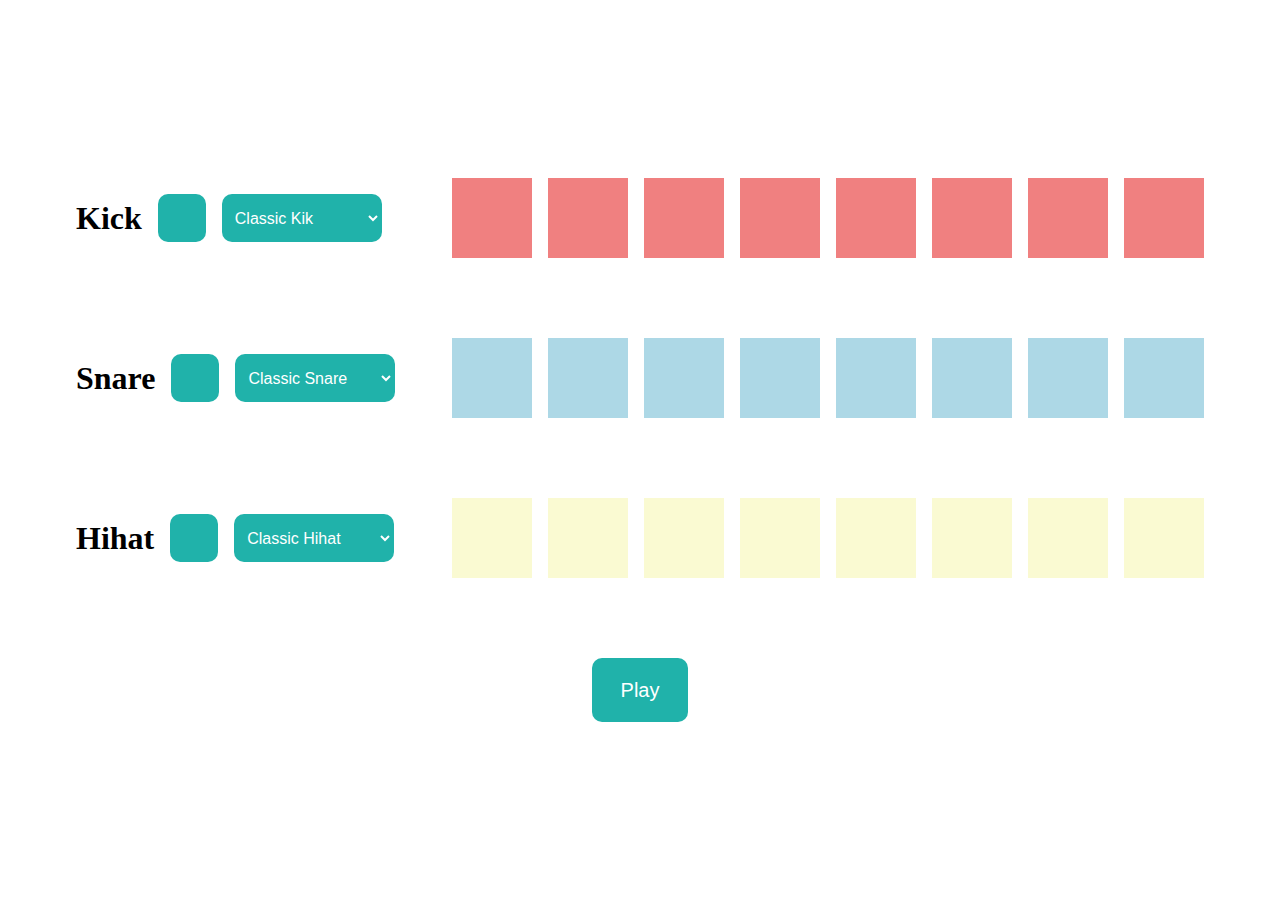
<file: Beatmaker/index.html>
<!DOCTYPE html>
<html lang="en">
  <head>
    <meta charset="UTF-8" />
    <meta name="viewport" content="width=device-width, initial-scale=1.0" />
    <title>Beatmaker</title>
    <link rel="stylesheet" type="text/css" href="index.css" />
    <link
      rel="stylesheet"
      href="https://cdnjs.cloudflare.com/ajax/libs/font-awesome/6.4.0/css/all.min.css"
      integrity="sha512-iecdLmaskl7CVkqkXNQ/ZH/XLlvWZOJyj7Yy7tcenmpD1ypASozpmT/E0iPtmFIB46ZmdtAc9eNBvH0H/ZpiBw=="
      crossorigin="anonymous"
      referrerpolicy="no-referrer"
    />
  </head>
  <body>
    <div class="sequencer">
      <div class="kick-track">
        <div class="controls">
          <h1>Kick</h1>
          <button data-track="0" class="mute kick-volume">
            <i class="fas fa-volume-mute"></i>
          </button>
          <select name="kick-select" id="kick-select">
            <option value="./sounds/kick-classic.wav">Classic Kik</option>
            <option value="./sounds/kick-808.wav">808 Kik</option>
            <option value="./sounds/kick-heavy.wav">Heavy Kik</option>
          </select>
        </div>
        <div class="kick">
          <div class="pad kick-pad b0"></div>
          <div class="pad kick-pad b1"></div>
          <div class="pad kick-pad b2"></div>
          <div class="pad kick-pad b3"></div>
          <div class="pad kick-pad b4"></div>
          <div class="pad kick-pad b5"></div>
          <div class="pad kick-pad b6"></div>
          <div class="pad kick-pad b7"></div>
        </div>
      </div>

      <div class="snare-track">
        <div class="controls">
          <h1>Snare</h1>
          <button data-track="0" class="mute snare-volume">
            <i class="fas fa-volume-mute"></i>
          </button>
          <select name=" snare-select" id=" snare-select">
            <option value="./sounds/snare-acoustic01.wav">Classic Snare</option>
            <option value="./sounds/snare-808.wav">808 Snare</option>
            <option value="./sounds/snare-vinyl02.wav">Snare Vinyl</option>
          </select>
        </div>
        <div class="snare">
          <div class="pad snare-pad b0"></div>
          <div class="pad snare-pad b1"></div>
          <div class="pad snare-pad b2"></div>
          <div class="pad snare-pad b3"></div>
          <div class="pad snare-pad b4"></div>
          <div class="pad snare-pad b5"></div>
          <div class="pad snare-pad b6"></div>
          <div class="pad snare-pad b7"></div>
        </div>
      </div>

      <div class="hihat-track">
        <div class="controls">
          <h1>Hihat</h1>
          <button data-track="0" class="mute hihat-volume">
            <i class="fas fa-volume-mute"></i>
          </button>
          <select name=" hihat-select" id=" hihat-select">
            <option value="./sounds/hihat-acoustic01.wav">Classic Hihat</option>
            <option value="./sounds/hihat-808.wav">808 Hihat</option>
          </select>
        </div>
        <div class="hihat">
          <div class="pad hihat-pad b0"></div>
          <div class="pad hihat-pad b1"></div>
          <div class="pad hihat-pad b2"></div>
          <div class="pad hihat-pad b3"></div>
          <div class="pad hihat-pad b4"></div>
          <div class="pad hihat-pad b5"></div>
          <div class="pad hihat-pad b6"></div>
          <div class="pad hihat-pad b7"></div>
        </div>
      </div>
      <button class="play">Play</button>
      <audio class="kick-sound" src="./sounds/kick-classic.wav"></audio>
      <audio class="snare-sound" src="./sounds/snare-acoustic01.wav"></audio>
      <audio class="hihat-sound" src="./sounds/hihat-acoustic01.wav"></audio>
    </div>

    <script src="index.js"></script>
  </body>
</html>
</file>
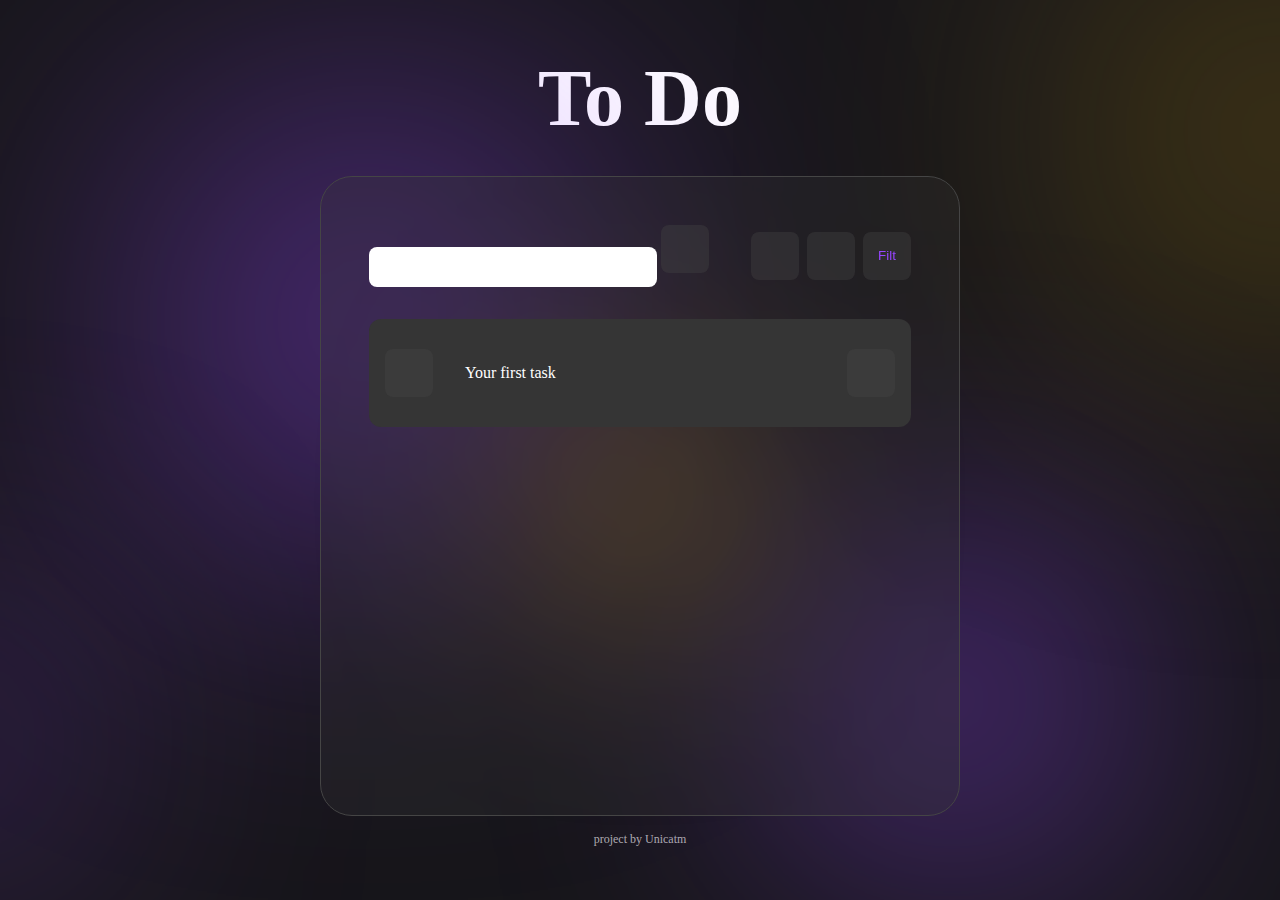
<file: docs/index.html>
<!DOCTYPE html>
<html lang="en">
  <head>
    <meta charset="UTF-8" />
    <meta name="viewport" content="width=device-width, initial-scale=1.0" />
    <title>To Do</title>
    <link rel="stylesheet" type="text/css" href="todo.css" />
    <link
      rel="stylesheet"
      href="https://cdnjs.cloudflare.com/ajax/libs/font-awesome/6.4.0/css/all.min.css"
      integrity="sha512-iecdLmaskl7CVkqkXNQ/ZH/XLlvWZOJyj7Yy7tcenmpD1ypASozpmT/E0iPtmFIB46ZmdtAc9eNBvH0H/ZpiBw=="
      crossorigin="anonymous"
      referrerpolicy="no-referrer"
    />
  </head>
  <body>
    <div id="wrapper">
      <div class="blobs">
        <div value="5" class="blob"></div>
        <div value="-3" class="blob"></div>
        <div value="8" class="blob"></div>
        <div value="-5" class="blob"></div>
        <div value="8" class="blob"></div>
      </div>

      <h1 id="header">To Do</h1>
      <div class="container2 layer">
        <div class="action-bar">
          <form>
            <input id="input-bar" type="text" />
            <button id="addItem" class="fa-regular fa-plus fa-xl"></button>
          </form>
          <div class="menu2">
            <button id="deleteAll">
              <i class="fa-regular fa-trash-can fa-xl"></i>
            </button>
            <button id="undo" class="fa-solid fa-rotate-left fa-lg"></button>
            <button id="filter">Filt</button>
          </div>
        </div>
        <ul id="list">
          <div id="task">
            <button class="check">
              <i class="fa-solid fa-check fa-lg"></i>
            </button>
            <li class="item">Your first task</li>
            <button class="trash">
              <i class="fa-regular fa-trash-can fa-lg"></i>
            </button>
          </div>
        </ul>
      </div>
      <h3 class="footer">project by Unicatm</h3>
    </div>

    <script src="list.js"></script>
  </body>
</html>
</file>
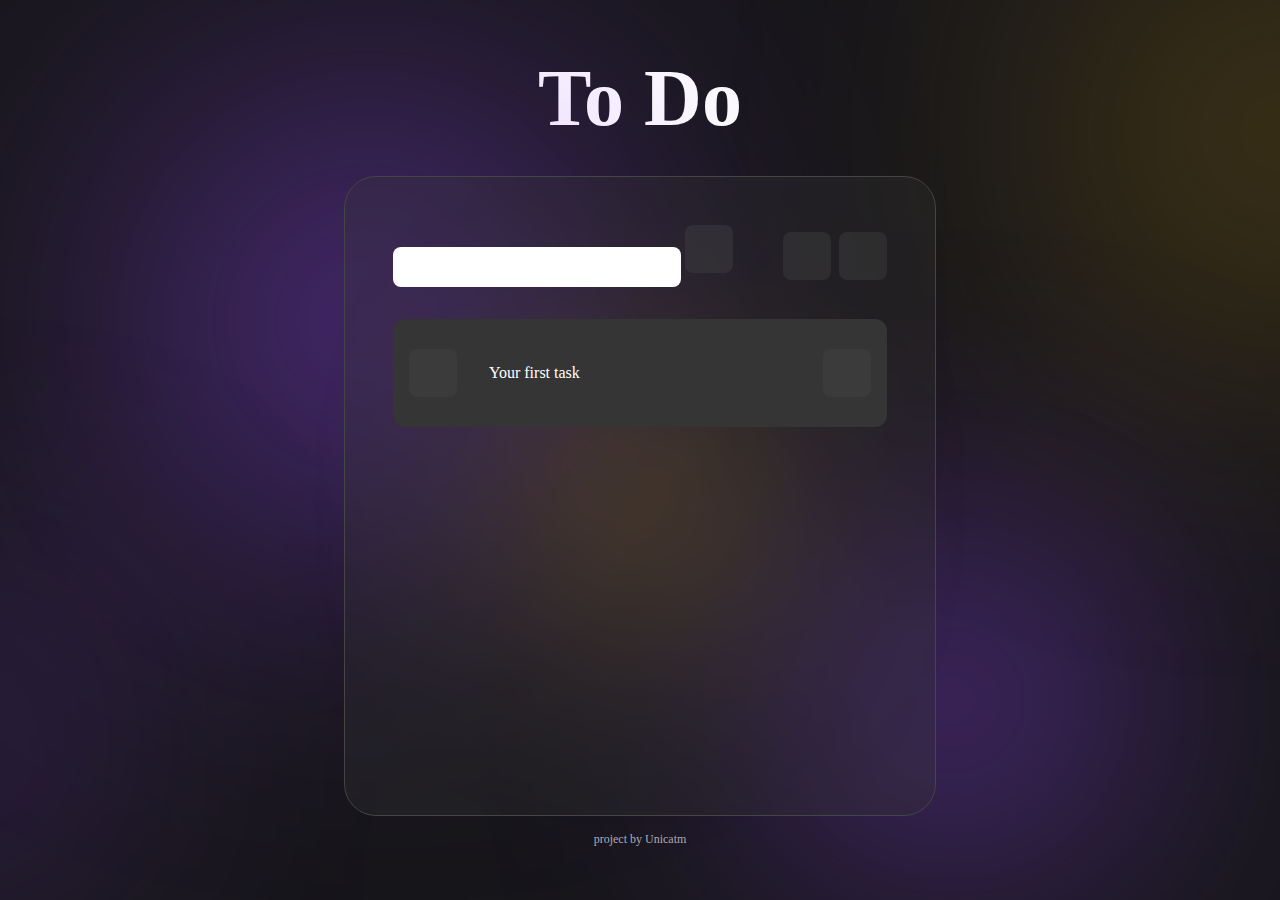
<file: To-Do/index.html>
<!DOCTYPE html>
<html lang="en">
  <head>
    <meta charset="UTF-8" />
    <meta name="viewport" content="width=device-width, initial-scale=1.0" />
    <title>Course</title>
    <link rel="stylesheet" type="text/css" href="todo.css" />
    <link
      rel="stylesheet"
      href="https://cdnjs.cloudflare.com/ajax/libs/font-awesome/6.4.0/css/all.min.css"
      integrity="sha512-iecdLmaskl7CVkqkXNQ/ZH/XLlvWZOJyj7Yy7tcenmpD1ypASozpmT/E0iPtmFIB46ZmdtAc9eNBvH0H/ZpiBw=="
      crossorigin="anonymous"
      referrerpolicy="no-referrer"
    />
  </head>
  <body>
    <div id="wrapper">
      <div class="blobs">
        <div value="5" class="blob"></div>
        <div value="-2" class="blob"></div>
        <div value="8" class="blob"></div>
        <div value="-5" class="blob"></div>
        <div value="8" class="blob"></div>
      </div>

      <h1 id="header">To Do</h1>
      <div class="container2 layer">
        <div class="action-bar">
          <form>
            <input id="input-bar" type="text" />
            <button id="addItem" class="fa-regular fa-plus fa-xl"></button>
          </form>
          <div class="menu2">
            <button id="deleteAll">
              <i class="fa-regular fa-trash-can fa-xl"></i>
            </button>
            <button id="undo" class="fa-solid fa-rotate-left fa-lg"></button>
          </div>
        </div>
        <ul id="list">
          <div id="task">
            <button class="check">
              <i class="fa-solid fa-check fa-lg"></i>
            </button>
            <li class="item">Your first task</li>
            <button class="trash">
              <i class="fa-regular fa-trash-can fa-lg"></i>
            </button>
          </div>
        </ul>
      </div>
      <h3 class="footer">project by Unicatm</h3>
    </div>

    <script src="list.js"></script>
  </body>
</html>
</file>
<file: Beatmaker/index.css>
* {
  margin: 0;
  padding: 0;
  box-sizing: border-box;
}

body {
  font-family: Poppins;
}

.sequencer {
  display: flex;
  height: 100vh;
  flex-direction: column;
  align-items: center;
  justify-content: center;
}

.controls {
  display: flex;
  align-items: center;
  gap: 1rem;
}

.kick,
.snare,
.hihat {
  display: flex;
  flex-direction: row;
  gap: 1rem;
}

.kick-track,
.snare-track,
.hihat-track {
  display: grid;
  grid-template-columns: 0.5fr 1fr;
  padding-bottom: 5rem;
}

.kick .pad {
  background-color: lightcoral;
}

.snare .pad {
  background-color: lightblue;
}

.hihat .pad {
  background-color: lightgoldenrodyellow;
}

.pad {
  cursor: pointer;
  width: 5rem;
  height: 5rem;
  transition: all 150ms ease-in;
}

.kick .active-pad {
  background-color: rgb(221, 100, 100);
}

.snare .active-pad {
  background-color: rgb(137, 198, 219);
}

.hihat .active-pad {
  background-color: rgb(255, 255, 158);
}

.mute.active {
  background-color: rgb(113, 158, 159);
}

button,
select {
  background-color: lightseagreen;
  border-color: transparent;
  border-radius: 10px;
  transition: 250ms all ease-in;
}
button {
  width: 3rem;
  height: 3rem;
}

select {
  color: white;
  font-size: 1rem;
  width: 10rem;
  height: 3rem;
  padding: 0.5rem;
}

.play {
  font-size: 1.25rem;
  color: white;
  width: 6rem;
  height: 4rem;
}

button:hover,
select:hover {
  background-color: rgb(20, 121, 116);
}

button > i {
  color: white;
}

@keyframes playTrack {
  from {
    transform: scale(1);
  }
  to {
    transform: scale(1.3);
  }
}
</file>
<file: docs/todo.css>
:root {
  --bg-color: #17161a;
  --todoList: #39393945;
  --todoItem: #353535;
  --buttonBg: #45454560;
  --purple: #9747ff;
}

* {
  margin: 0;
  padding: 0;
  box-sizing: border-box;
}

body {
  overflow: hidden;
  background: var(--bg-color);
  font-family: Poppins;
}

.footer {
  color: rgba(255, 255, 255, 0.659);
  font-size: 0.75rem;
  font-weight: 300;
  padding-top: 16px;
}

.container2::-webkit-scrollbar {
  width: 0.5rem;
  border-radius: 50px;
  height: 20%;
}

.container2::-webkit-scrollbar-thumb {
  width: 0.5rem;
  height: 1rem;
  background-color: #393939;
  border-radius: 10px;
}

/* Background */

#wrapper {
  position: relative;
  display: flex;
  width: 100vw;
  height: 100vh;
  flex-direction: column;
  align-items: center;
  justify-content: center;
}

.front-blobs {
  position: absolute;
  z-index: -100;
}

.blobs div {
  position: absolute;
  border-radius: 100%;
}

.blobs div:nth-child(1) {
  width: 20rem;
  height: 20rem;
  left: 13rem;
  top: 10rem;
  filter: blur(12rem);
  background-color: #9747ff;
}
.blobs div:nth-child(2) {
  width: 15rem;
  height: 15rem;
  right: 13rem;
  bottom: 5rem;
  filter: blur(10rem);
  background-color: #9747ff;
}

.blobs div:nth-child(3) {
  width: 10rem;
  height: 10rem;
  left: 35rem;
  bottom: 20rem;
  filter: blur(7rem);
  background-color: #ac8508;
}

.blobs div:nth-child(4) {
  width: 16rem;
  height: 16rem;
  right: -8rem;
  bottom: 40rem;
  filter: blur(12rem);
  background-color: #ac8508;
}

.blobs div:nth-child(5) {
  width: 10rem;
  height: 10rem;
  left: -8rem;
  bottom: 5rem;
  filter: blur(10rem);
  background-color: #9747ff;
}

#header {
  color: white;
  padding-bottom: 2rem;
  font-size: 5rem;
  font-weight: 900;
}

/* To-Do */

.container2 {
  position: relative;
  height: 40rem;
  width: 40rem;
  padding: 3rem;
  border-radius: 2rem;
  background: var(--todoList);
  backdrop-filter: blur(9.5px);
  -webkit-backdrop-filter: blur(9.5px);
  border: 1px solid #454545;
  overflow-y: scroll;
  overflow-x: hidden;
}

.item {
  font-size: 16px;
  height: fit-content;
  width: 100px;
  list-style: none;
  color: white;
  flex: 1;
  padding-left: 2rem;
}

#task {
  display: flex;
  flex-direction: row;
  justify-content: space-between;
  align-items: center;
  font-size: 1.25rem;
  height: fit-content;
  min-height: 12vh;
  background-color: var(--todoItem);
  padding: 1rem;
  border-radius: 0.75rem;
  transition: all 400ms ease;
}

.completed {
  background-color: var(--purple);
  text-decoration: line-through;
  text-decoration-color: var(--purple);
  text-decoration-thickness: 2px;
  opacity: 0.5;
}

.checked {
  background-color: var(--purple);
  color: #393939;
}

ul {
  display: flex;
  flex-direction: column;
  gap: 1rem;
}

.action-bar {
  position: sticky;
  bottom: 0;
  display: inline-flex;
  width: 100%;
  justify-content: space-between;
  align-items: center;
  gap: 32px;
  padding-bottom: 32px;
}

.menu2 {
  display: inline-flex;
  align-items: center;
  gap: 8px;
}

button {
  width: 3rem;
  height: 3rem;
  border-radius: 8px;
  border: none;
  cursor: pointer;
  background-color: var(--buttonBg);
  color: var(--purple);
}

.trash,
#undo,
#addItem,
#deleteAll,
#filter {
  transition: all 300ms ease-in-out;
}

.trash:hover,
#undo:hover,
#addItem:hover,
#deleteAll:hover,
#filter:hover {
  color: #393939;
  background-color: var(--purple);
}

input {
  font-size: 20px;
  width: 18rem;
  height: 2.5rem;
  border: none;
  border-radius: 0.5rem;
}

.fa-check,
.fa-trash-can {
  pointer-events: none;
}
</file>
<file: To-Do/todo.css>
:root {
  --bg-color: #17161a;
  --todoList: #39393945;
  --todoItem: #353535;
  --buttonBg: #45454560;
  --purple: #9747ff;
}

* {
  margin: 0;
  padding: 0;
  box-sizing: border-box;
}

body {
  overflow: hidden;
  background: var(--bg-color);
  font-family: Poppins;
}

.footer {
  color: rgba(255, 255, 255, 0.659);
  font-size: 0.75rem;
  font-weight: 300;
  padding-top: 16px;
}

.container2::-webkit-scrollbar {
  width: 0.5rem;
  border-radius: 50px;
  height: 20%;
}

.container2::-webkit-scrollbar-thumb {
  width: 0.5rem;
  height: 1rem;
  background-color: #393939;
  border-radius: 10px;
}

/* Background */

#wrapper {
  position: relative;
  display: flex;
  width: 100vw;
  height: 100vh;
  flex-direction: column;
  align-items: center;
  justify-content: center;
}

.front-blobs {
  position: absolute;
  z-index: -100;
}

.blobs div {
  position: absolute;
  border-radius: 100%;
}

.blobs div:nth-child(1) {
  width: 20rem;
  height: 20rem;
  left: 13rem;
  top: 10rem;
  filter: blur(12rem);
  background-color: #9747ff;
}
.blobs div:nth-child(2) {
  width: 15rem;
  height: 15rem;
  right: 13rem;
  bottom: 5rem;
  filter: blur(10rem);
  background-color: #9747ff;
}

.blobs div:nth-child(3) {
  width: 10rem;
  height: 10rem;
  left: 35rem;
  bottom: 20rem;
  filter: blur(7rem);
  background-color: #ac8508;
}

.blobs div:nth-child(4) {
  width: 16rem;
  height: 16rem;
  right: -8rem;
  bottom: 40rem;
  filter: blur(12rem);
  background-color: #ac8508;
}

.blobs div:nth-child(5) {
  width: 10rem;
  height: 10rem;
  left: -8rem;
  bottom: 5rem;
  filter: blur(10rem);
  background-color: #9747ff;
}

#header {
  color: white;
  padding-bottom: 2rem;
  font-size: 5rem;
  font-weight: 900;
}

/* To-Do */

.container2 {
  position: relative;
  height: 40rem;
  width: 37rem;
  padding: 3rem;
  border-radius: 2rem;
  background: var(--todoList);
  backdrop-filter: blur(9.5px);
  -webkit-backdrop-filter: blur(9.5px);
  border: 1px solid #454545;
  overflow-y: scroll;
  overflow-x: hidden;
}

.item {
  font-size: 16px;
  height: fit-content;
  width: 100px;
  list-style: none;
  color: white;
  flex: 1;
  padding-left: 2rem;
}

#task {
  display: flex;
  flex-direction: row;
  justify-content: space-between;
  align-items: center;
  font-size: 1.25rem;
  height: fit-content;
  min-height: 12vh;
  background-color: var(--todoItem);
  padding: 1rem;
  border-radius: 0.75rem;
  transition: all 400ms ease;
}

.completed {
  background-color: var(--purple);
  text-decoration: line-through;
  text-decoration-color: var(--purple);
  text-decoration-thickness: 2px;
  opacity: 0.5;
}

.checked {
  background-color: var(--purple);
  color: #393939;
}

ul {
  display: flex;
  flex-direction: column;
  gap: 1rem;
}

.action-bar {
  position: sticky;
  bottom: 0;
  display: inline-flex;
  width: 100%;
  justify-content: space-between;
  align-items: center;
  gap: 32px;
  padding-bottom: 32px;
}

.menu2 {
  display: inline-flex;
  align-items: center;
  gap: 8px;
}

button {
  width: 3rem;
  height: 3rem;
  border-radius: 8px;
  border: none;
  cursor: pointer;
  background-color: var(--buttonBg);
  color: var(--purple);
}

.trash,
#undo,
#addItem,
#deleteAll {
  transition: all 300ms ease-in-out;
}

.trash:hover,
#undo:hover,
#addItem:hover,
#deleteAll:hover {
  color: #393939;
  background-color: var(--purple);
}

input {
  font-size: 20px;
  width: 18rem;
  height: 2.5rem;
  border: none;
  border-radius: 0.5rem;
}

.fa-check,
.fa-trash-can {
  pointer-events: none;
}
</file>
